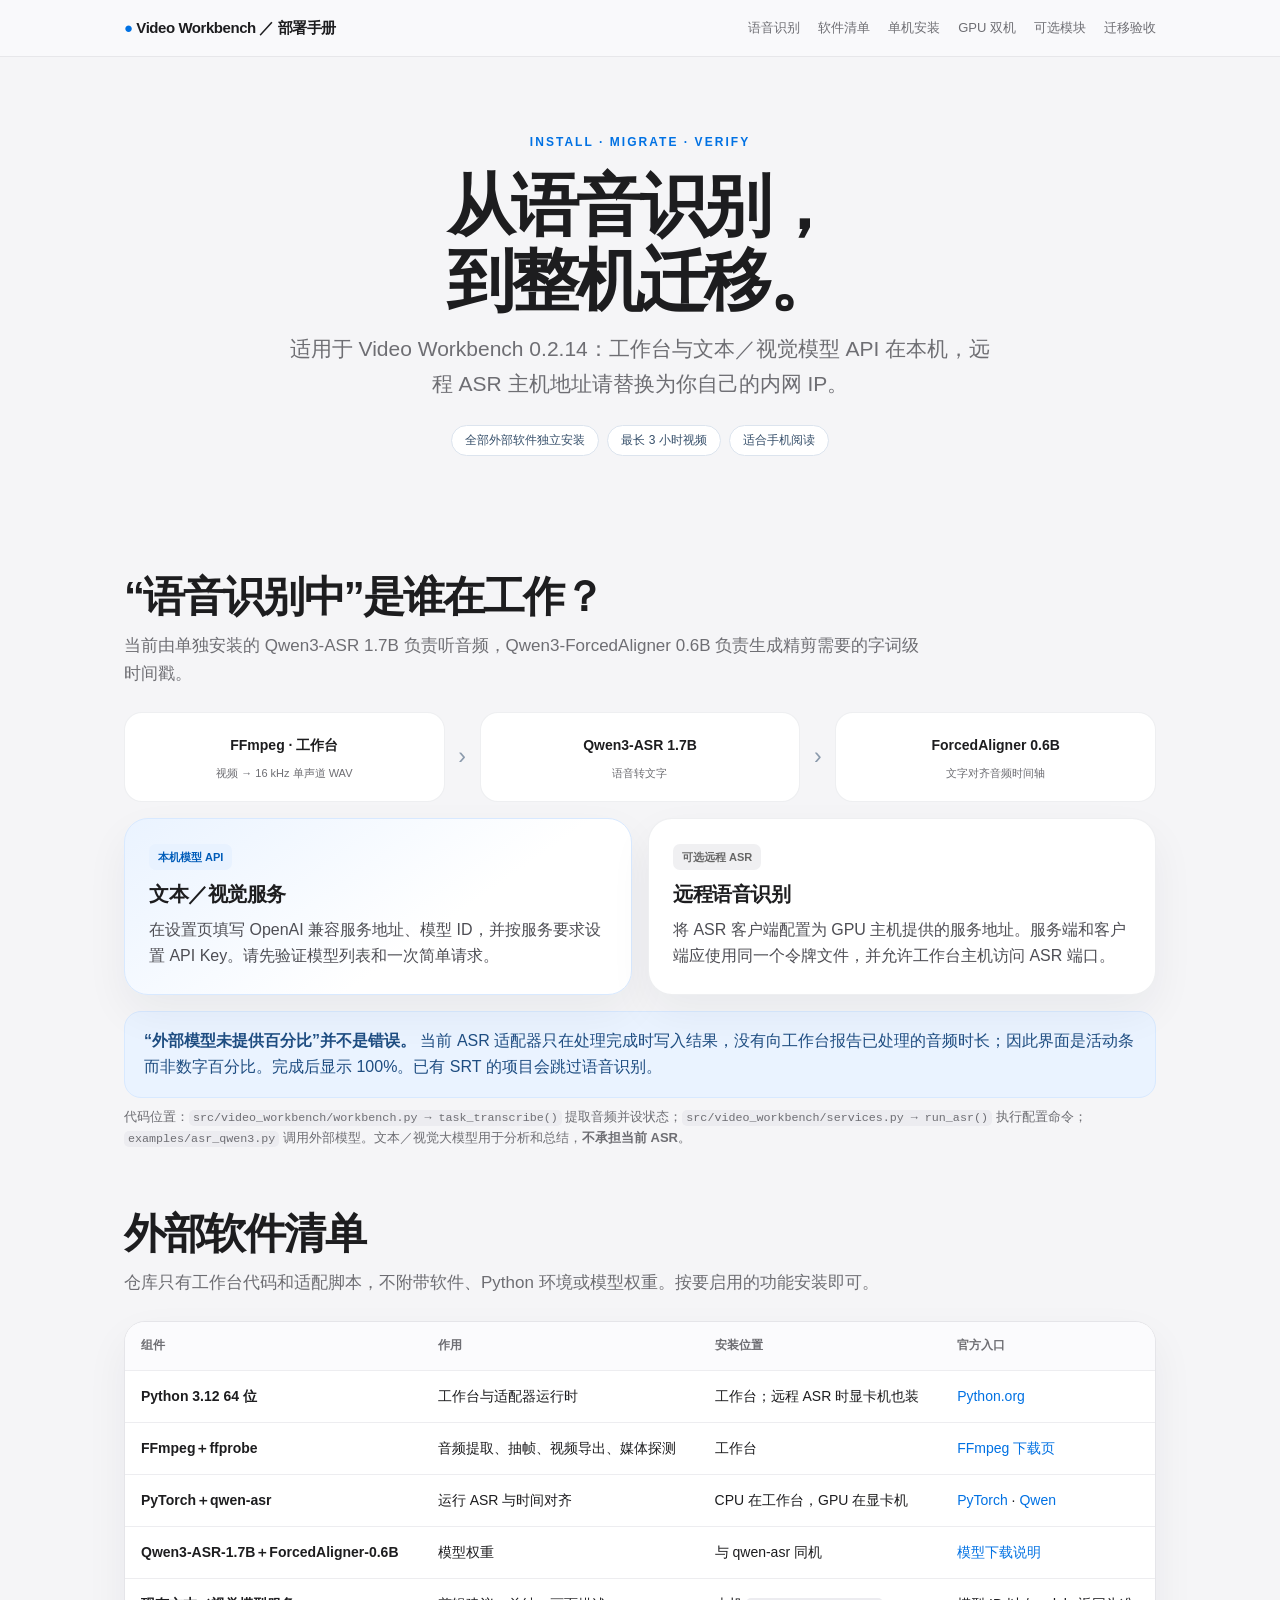
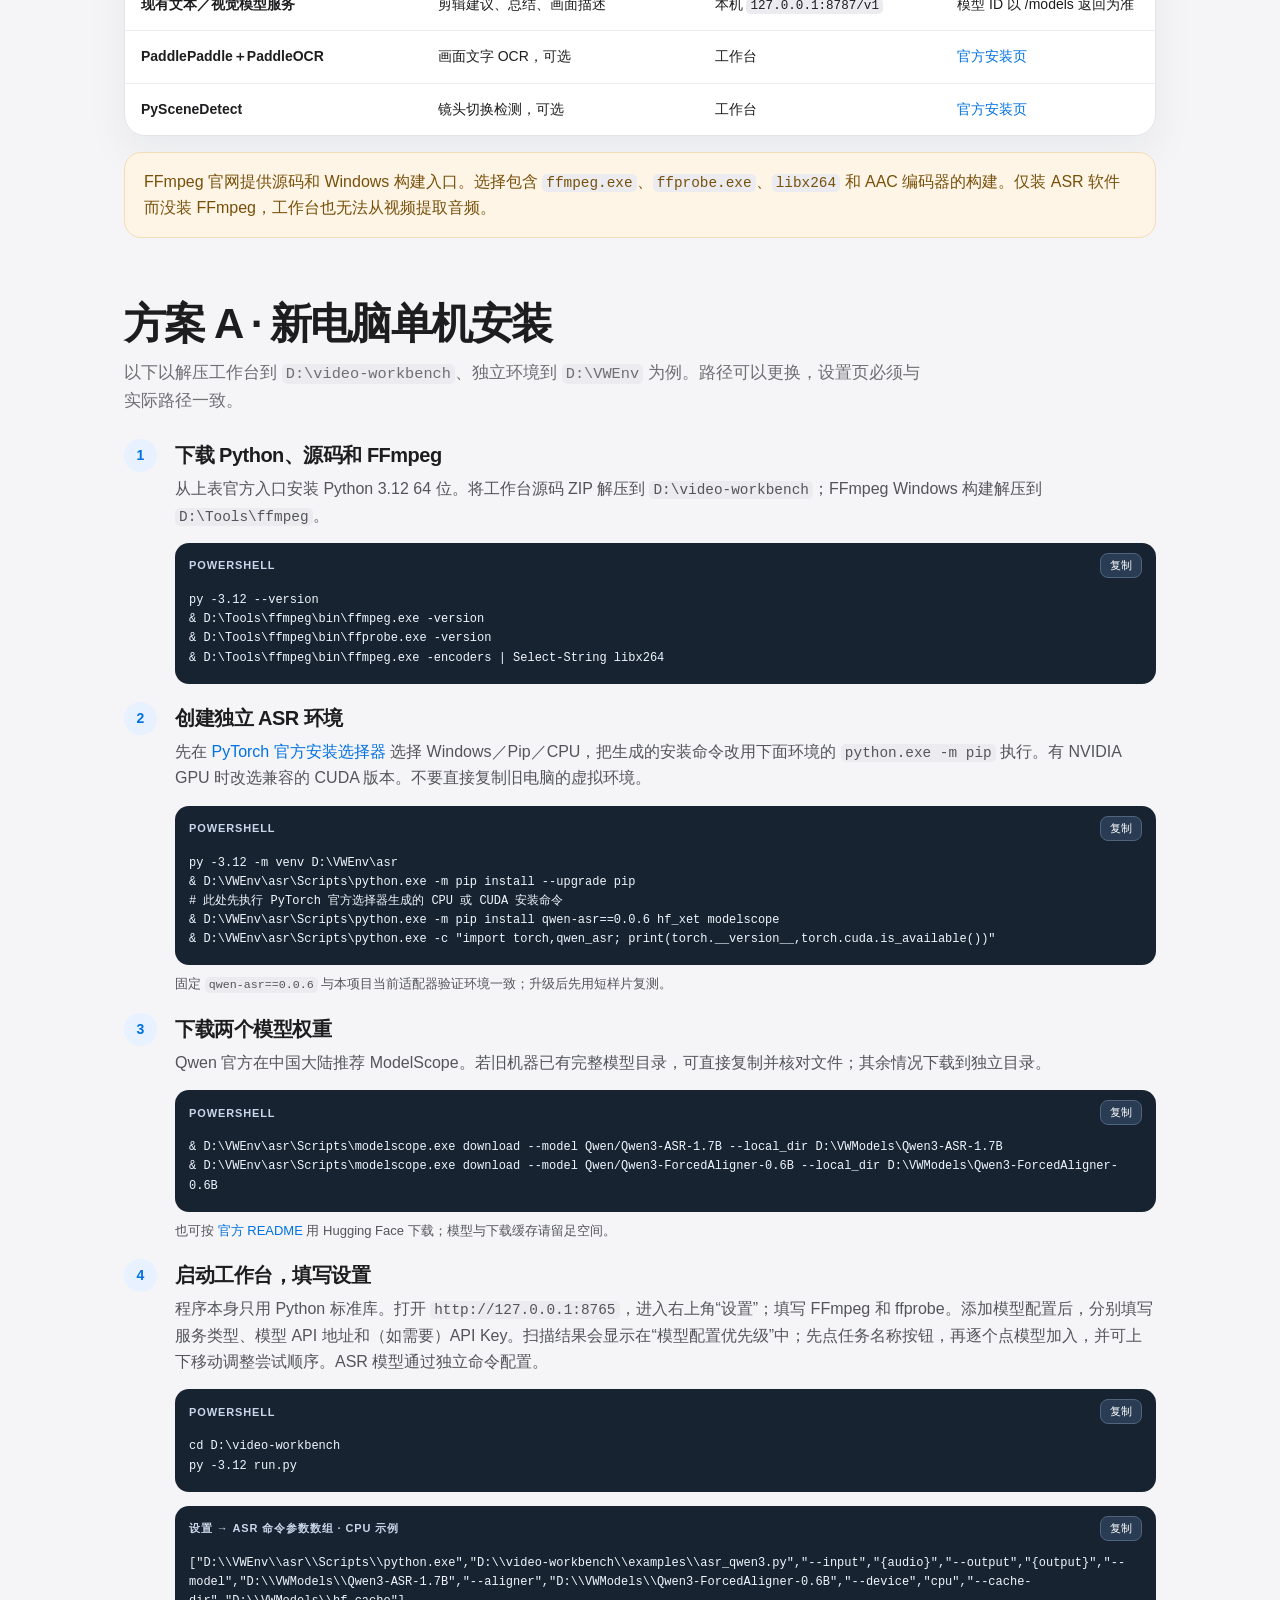
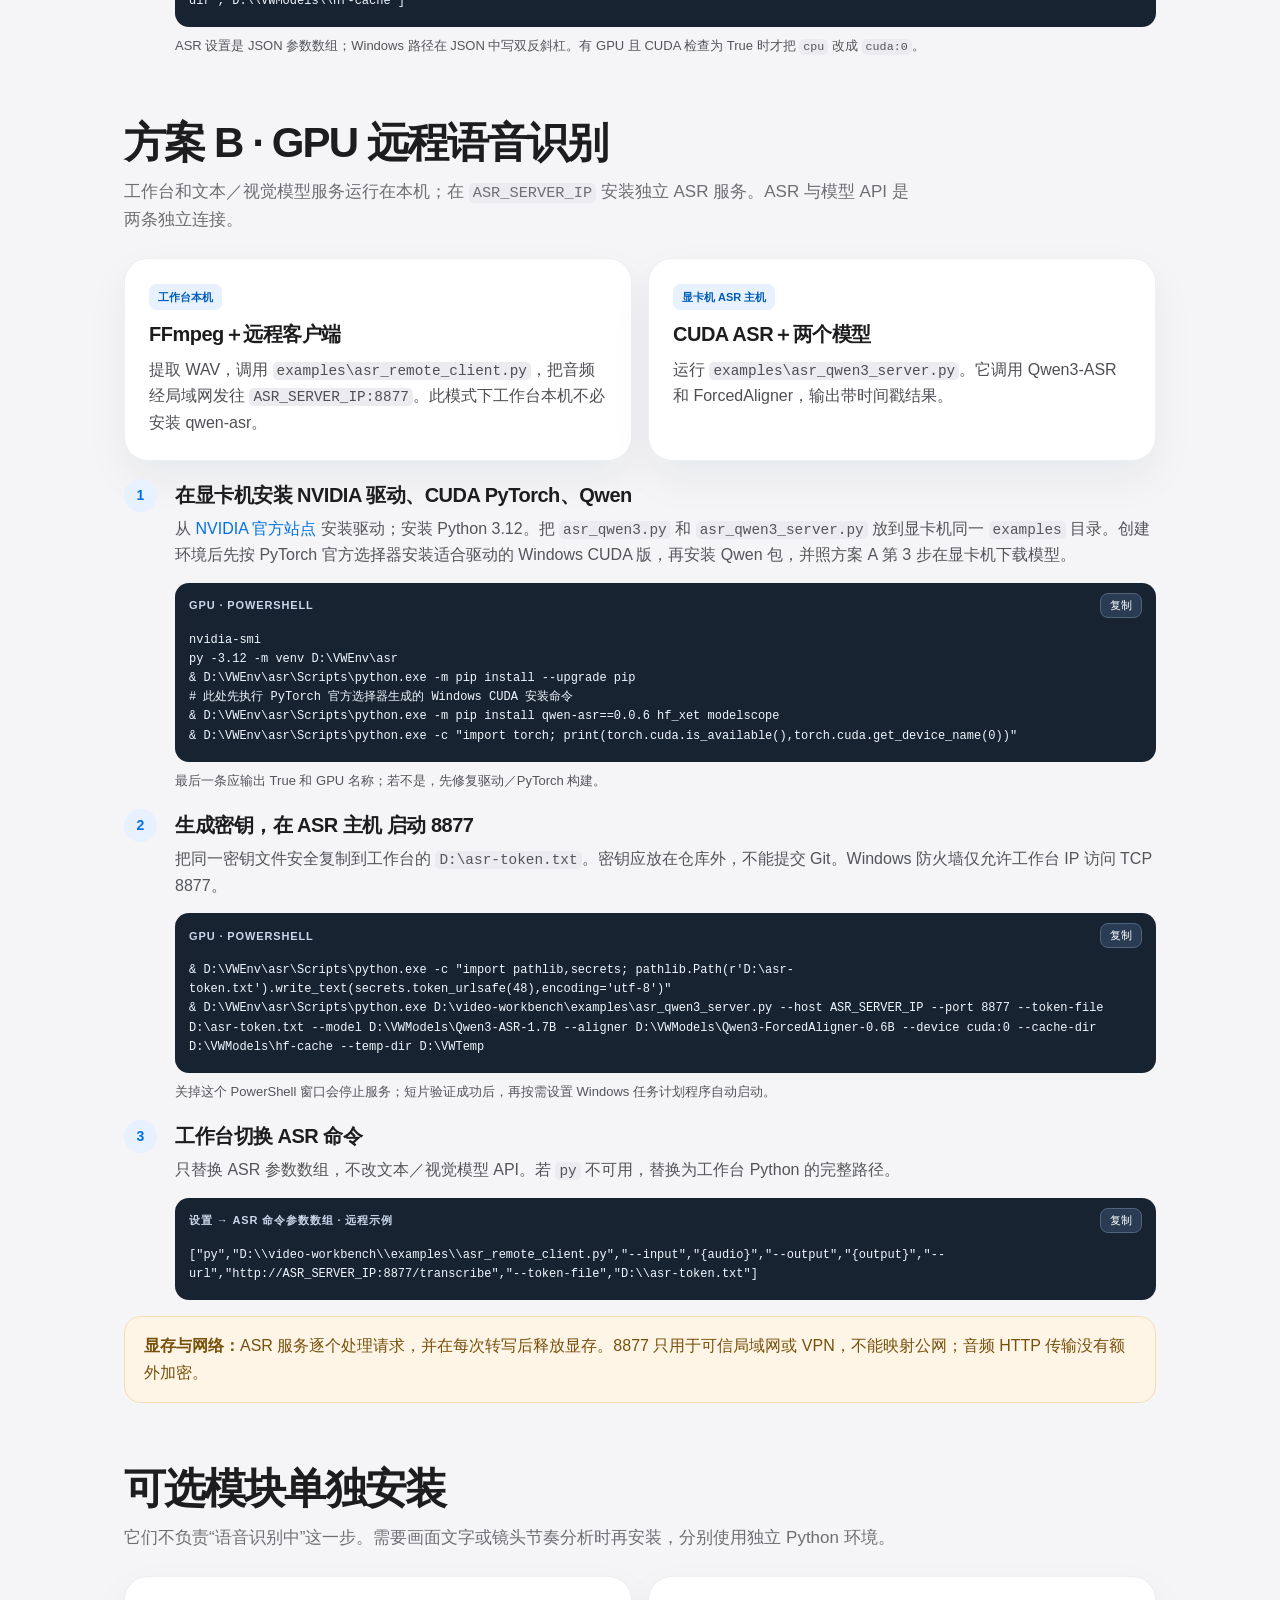
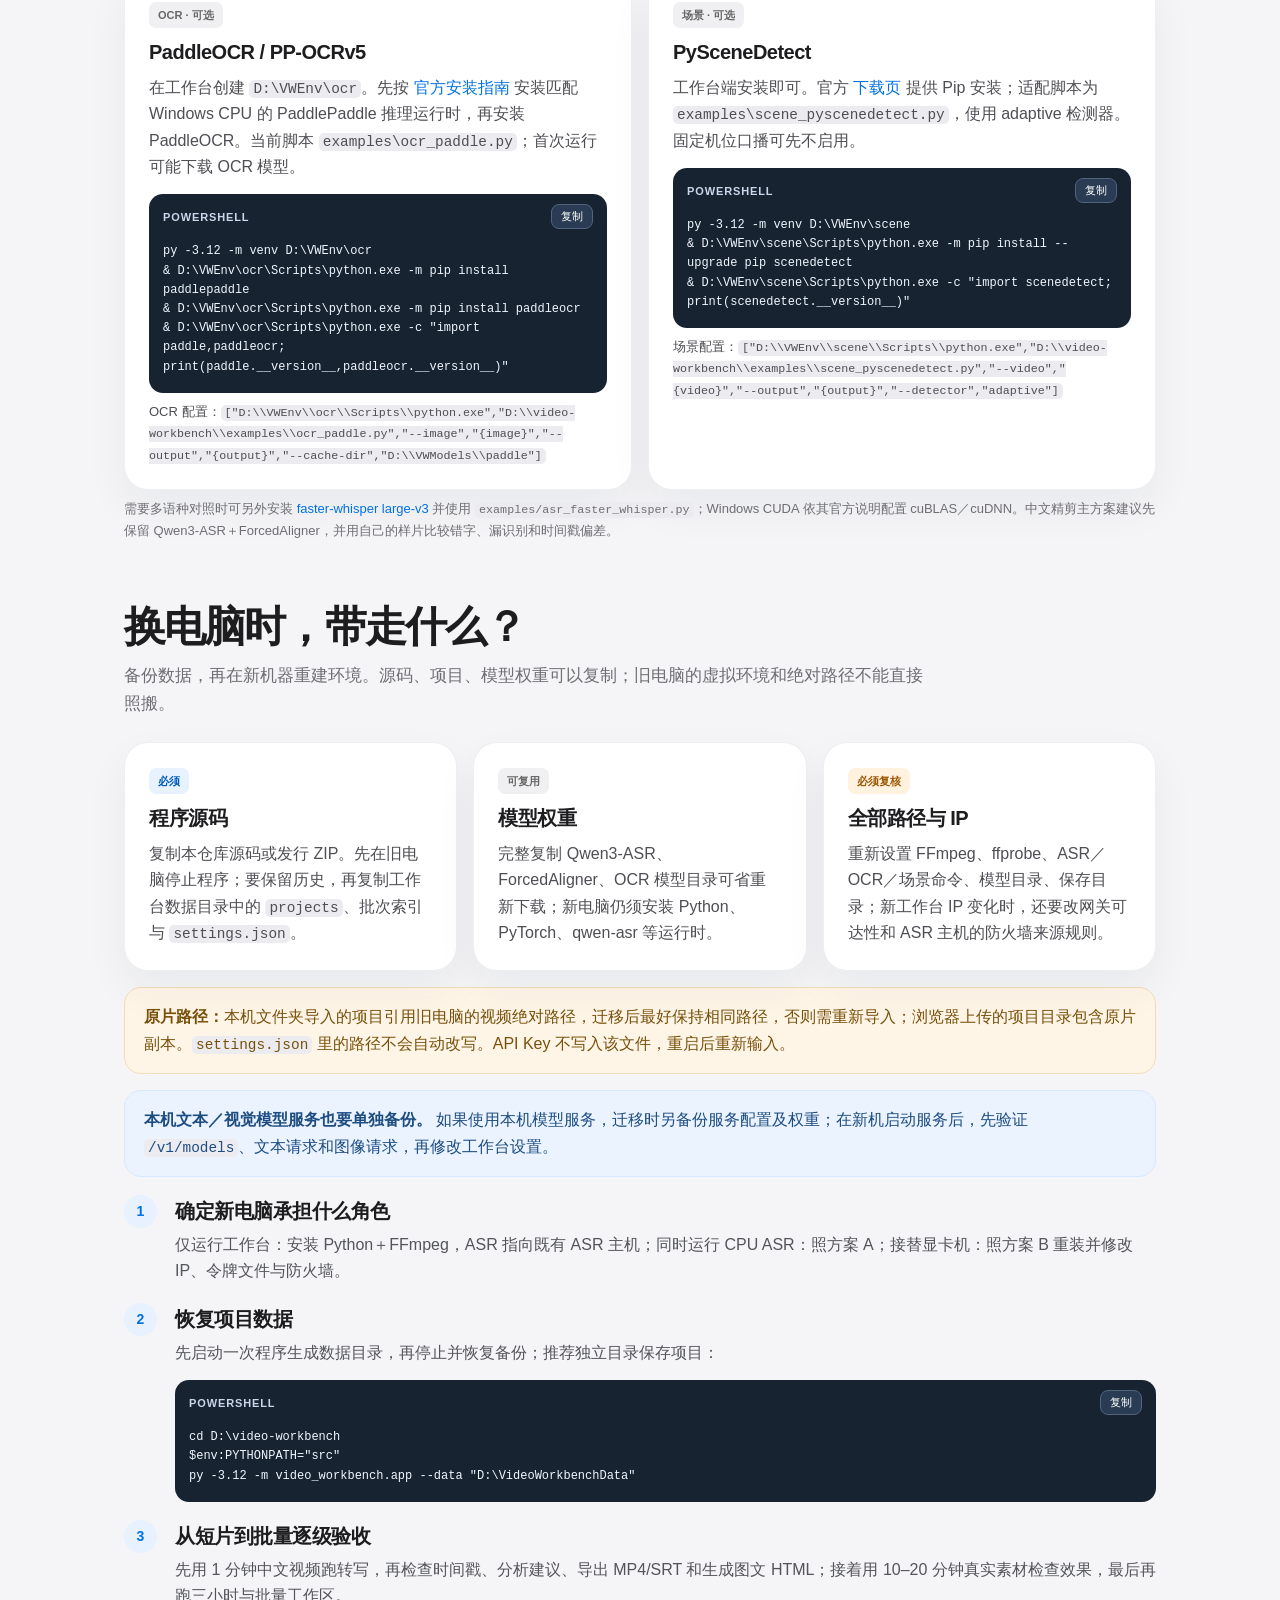
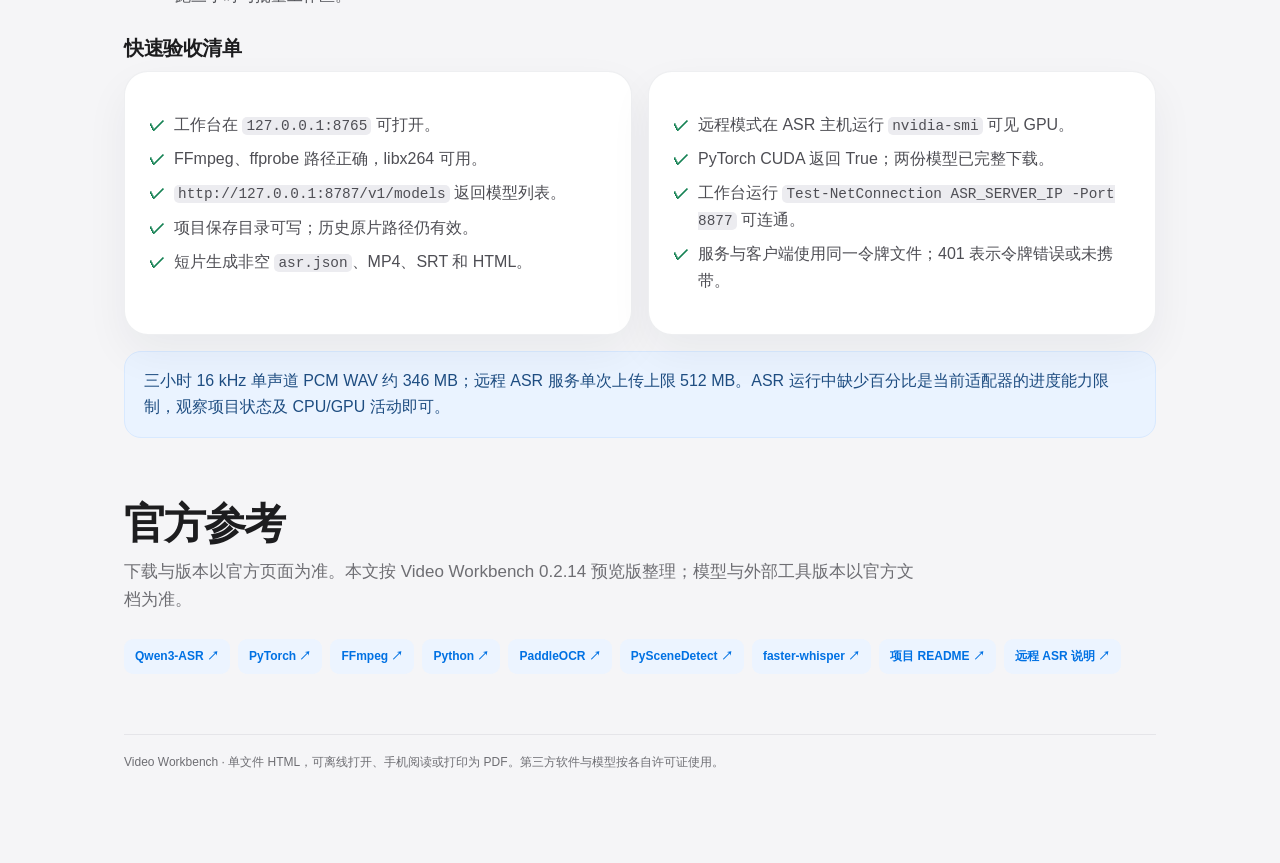
<file: docs/installation-migration-guide.html>
<!doctype html>
<html lang="zh-CN">
<head>
<meta charset="utf-8"><meta name="viewport" content="width=device-width,initial-scale=1">
<meta name="color-scheme" content="light">
<title>Video Workbench · 外部软件安装与迁移手册</title>
<style>
:root{--bg:#f5f5f7;--white:#fff;--text:#1d1d1f;--sub:#6e6e73;--blue:#0071e3;--line:#e5e5e9;--shadow:0 18px 44px rgba(20,30,50,.055)}
*{box-sizing:border-box}html{scroll-behavior:smooth}body{margin:0;background:var(--bg);color:var(--text);font-family:-apple-system,BlinkMacSystemFont,"SF Pro Display","Segoe UI","Microsoft YaHei",sans-serif;-webkit-font-smoothing:antialiased;line-height:1.65}
a{color:var(--blue);text-decoration:none}a:hover{text-decoration:underline}a:focus-visible,button:focus-visible{outline:3px solid #80baff;outline-offset:3px}
header{position:sticky;top:0;z-index:5;background:rgba(250,250,252,.86);backdrop-filter:blur(18px);-webkit-backdrop-filter:blur(18px);border-bottom:1px solid #e7e7ea}.bar{max-width:1080px;margin:auto;min-height:56px;padding:0 24px;display:flex;align-items:center;justify-content:space-between;gap:20px}.brand{font-size:15px;font-weight:730;white-space:nowrap;letter-spacing:-.03em}.brand b{color:var(--blue)}nav{display:flex;gap:18px;white-space:nowrap;overflow:auto;scrollbar-width:none;font-size:13px}nav a{color:var(--sub)}
main{max-width:1080px;margin:auto;padding:0 24px 90px}.hero{text-align:center;padding:76px 0 55px}.eyebrow{font-size:12px;color:var(--blue);letter-spacing:.17em;font-weight:800}.hero h1{font-size:clamp(38px,6.4vw,68px);line-height:1.1;letter-spacing:-.055em;margin:15px 0}.hero p{max-width:710px;margin:auto;font-size:clamp(17px,2vw,21px);color:var(--sub)}.pills{display:flex;flex-wrap:wrap;justify-content:center;gap:8px;margin-top:23px}.pill{background:white;border:1px solid #dce4ee;border-radius:30px;padding:5px 13px;font-size:12px;color:#37506b}
section{margin-top:62px;scroll-margin-top:86px}h2{font-size:clamp(29px,4vw,42px);line-height:1.16;letter-spacing:-.045em;margin:0 0 10px}h3{font-size:20px;letter-spacing:-.025em;line-height:1.3;margin:0 0 10px}p{margin:8px 0 0}.lead{font-size:17px;color:var(--sub);max-width:800px;margin-bottom:24px}.grid{display:grid;grid-template-columns:repeat(2,minmax(0,1fr));gap:16px}.grid.three{grid-template-columns:repeat(3,minmax(0,1fr))}
.card{background:var(--white);border:1px solid rgba(20,35,60,.07);border-radius:24px;padding:24px;box-shadow:var(--shadow);min-width:0}.card p,.card li{color:#4e4e54}.card.tint{background:linear-gradient(145deg,#eaf3ff,#fff 62%);border-color:#d8e9ff}.tag{display:inline-block;background:#e8f2ff;color:#005cb9;border-radius:7px;padding:4px 9px;font-size:11px;font-weight:750;margin-bottom:11px}.tag.gray{background:#f0f0f2;color:#666}.tag.amber{background:#fff2df;color:#9c5600}
.flow{display:grid;grid-template-columns:1fr 23px 1fr 23px 1fr;gap:6px;align-items:center}.flow .card{text-align:center;padding:19px 12px;border-radius:18px;box-shadow:none}.flow b{font-size:14px}.flow small{display:block;color:var(--sub);font-size:11px;margin-top:5px}.arrow{text-align:center;color:#8b9aac;font-size:23px}
.note{border-radius:17px;background:#eaf3ff;color:#1e4d81;border:1px solid #d8e9ff;padding:16px 19px;margin-top:16px}.note.warn{background:#fff5e7;color:#77500a;border-color:#f2ddb8}.mini{color:var(--sub);font-size:13px}
.tablewrap{background:white;border:1px solid var(--line);border-radius:21px;overflow:auto;box-shadow:var(--shadow)}table{border-collapse:collapse;width:100%;min-width:700px;font-size:14px}th,td{text-align:left;vertical-align:top;padding:14px 16px;border-bottom:1px solid #ededf0}tr:last-child td{border:0}th{background:#fbfbfd;color:var(--sub);font-size:12px}td:first-child{font-weight:700}
.step{display:grid;grid-template-columns:38px 1fr;gap:13px;margin-top:18px}.num{height:33px;width:33px;border-radius:50%;display:grid;place-items:center;background:#e7f1ff;color:var(--blue);font-size:14px;font-weight:750}.step>div:last-child{min-width:0}.step h3{padding-top:3px;margin-bottom:4px}.step p{color:#54555a}
.codehead{margin-top:14px;background:#182331;color:#c8d7ea;border-radius:14px 14px 0 0;padding:10px 14px 0;display:flex;justify-content:space-between;align-items:center;gap:12px;font-size:11px;font-weight:700;text-transform:uppercase;letter-spacing:.08em}.copy{background:#293c53;color:white;border:1px solid #50647d;border-radius:8px;padding:4px 9px;cursor:pointer;font-size:11px}pre{margin:0;background:#182331;color:#eff6ff;border-radius:0 0 14px 14px;padding:13px 14px 16px;font:12px/1.6 Consolas,"SFMono-Regular",monospace;white-space:pre-wrap;overflow-wrap:anywhere}code{background:#ececf0;border-radius:5px;padding:1px 4px;font:.9em Consolas,"SFMono-Regular",monospace;overflow-wrap:anywhere}pre code{padding:0;background:none;color:inherit;font-size:inherit}
.check{list-style:none;padding-left:0}.check li{padding-left:25px;position:relative;margin:8px 0}.check li:before{content:"✓";position:absolute;left:0;color:#168254;font-weight:800}.links{display:flex;flex-wrap:wrap;gap:8px}.links a{background:#ecf4ff;border-radius:9px;padding:8px 11px;font-size:12px;font-weight:650}footer{color:var(--sub);font-size:12px;border-top:1px solid var(--line);margin-top:60px;padding-top:18px}
@media(max-width:750px){.bar{padding:0 16px;display:block}.brand{padding-top:10px}nav{padding:6px 0 10px;gap:16px}.hero{padding:50px 0 40px}main{padding:0 16px 50px}section{margin-top:48px}.grid,.grid.three{grid-template-columns:1fr}.card{padding:20px;border-radius:20px}.flow{grid-template-columns:1fr}.flow .card{text-align:left}.arrow{transform:rotate(90deg);line-height:20px}.step{grid-template-columns:30px 1fr;gap:9px}.num{height:29px;width:29px}.codehead{margin-top:12px}}
@media print{header,.copy{display:none}body{background:white}main{max-width:none}.hero{padding:18px 0}.card,.tablewrap{box-shadow:none}section{break-inside:avoid}}
</style>
</head>
<body>
<header><div class="bar"><div class="brand"><b>●</b> Video Workbench ／ 部署手册</div><nav aria-label="章节"><a href="#asr">语音识别</a><a href="#list">软件清单</a><a href="#local">单机安装</a><a href="#remote">GPU 双机</a><a href="#optional">可选模块</a><a href="#migrate">迁移验收</a></nav></div></header>
<main>
<div class="hero"><div class="eyebrow">INSTALL · MIGRATE · VERIFY</div><h1>从语音识别，<br>到整机迁移。</h1><p>适用于 Video Workbench 0.2.14：工作台与文本／视觉模型 API 在本机，远程 ASR 主机地址请替换为你自己的内网 IP。</p><div class="pills"><span class="pill">全部外部软件独立安装</span><span class="pill">最长 3 小时视频</span><span class="pill">适合手机阅读</span></div></div>
<section id="asr"><h2>“语音识别中”是谁在工作？</h2><p class="lead">当前由单独安装的 Qwen3-ASR 1.7B 负责听音频，Qwen3-ForcedAligner 0.6B 负责生成精剪需要的字词级时间戳。</p>
<div class="flow"><div class="card"><b>FFmpeg · 工作台</b><small>视频 → 16 kHz 单声道 WAV</small></div><div class="arrow">›</div><div class="card"><b>Qwen3-ASR 1.7B</b><small>语音转文字</small></div><div class="arrow">›</div><div class="card"><b>ForcedAligner 0.6B</b><small>文字对齐音频时间轴</small></div></div>
<div class="grid" style="margin-top:16px"><article class="card tint"><span class="tag">本机模型 API</span><h3>文本／视觉服务</h3><p>在设置页填写 OpenAI 兼容服务地址、模型 ID，并按服务要求设置 API Key。请先验证模型列表和一次简单请求。</p></article><article class="card"><span class="tag gray">可选远程 ASR</span><h3>远程语音识别</h3><p>将 ASR 客户端配置为 GPU 主机提供的服务地址。服务端和客户端应使用同一个令牌文件，并允许工作台主机访问 ASR 端口。</p></article></div>
<div class="note"><strong>“外部模型未提供百分比”并不是错误。</strong> 当前 ASR 适配器只在处理完成时写入结果，没有向工作台报告已处理的音频时长；因此界面是活动条而非数字百分比。完成后显示 100%。已有 SRT 的项目会跳过语音识别。</div>
<p class="mini">代码位置：<code>src/video_workbench/workbench.py → task_transcribe()</code> 提取音频并设状态；<code>src/video_workbench/services.py → run_asr()</code> 执行配置命令；<code>examples/asr_qwen3.py</code> 调用外部模型。文本／视觉大模型用于分析和总结，<strong>不承担当前 ASR</strong>。</p></section>
<section id="list"><h2>外部软件清单</h2><p class="lead">仓库只有工作台代码和适配脚本，不附带软件、Python 环境或模型权重。按要启用的功能安装即可。</p>
<div class="tablewrap"><table><thead><tr><th>组件</th><th>作用</th><th>安装位置</th><th>官方入口</th></tr></thead><tbody>
<tr><td>Python 3.12 64 位</td><td>工作台与适配器运行时</td><td>工作台；远程 ASR 时显卡机也装</td><td><a href="https://www.python.org/downloads/windows/">Python.org</a></td></tr>
<tr><td>FFmpeg＋ffprobe</td><td>音频提取、抽帧、视频导出、媒体探测</td><td>工作台</td><td><a href="https://ffmpeg.org/download.html">FFmpeg 下载页</a></td></tr>
<tr><td>PyTorch＋qwen-asr</td><td>运行 ASR 与时间对齐</td><td>CPU 在工作台，GPU 在显卡机</td><td><a href="https://pytorch.org/get-started/locally/">PyTorch</a> · <a href="https://github.com/QwenLM/Qwen3-ASR">Qwen</a></td></tr>
<tr><td>Qwen3-ASR-1.7B＋ForcedAligner-0.6B</td><td>模型权重</td><td>与 qwen-asr 同机</td><td><a href="https://github.com/QwenLM/Qwen3-ASR/blob/main/README.md">模型下载说明</a></td></tr>
<tr><td>现有文本／视觉模型服务</td><td>剪辑建议、总结、画面描述</td><td>本机 <code>127.0.0.1:8787/v1</code></td><td>模型 ID 以 /models 返回为准</td></tr>
<tr><td>PaddlePaddle＋PaddleOCR</td><td>画面文字 OCR，可选</td><td>工作台</td><td><a href="https://www.paddleocr.ai/main/en/version3.x/installation.html">官方安装页</a></td></tr>
<tr><td>PySceneDetect</td><td>镜头切换检测，可选</td><td>工作台</td><td><a href="https://www.scenedetect.com/download/">官方安装页</a></td></tr>
</tbody></table></div><div class="note warn">FFmpeg 官网提供源码和 Windows 构建入口。选择包含 <code>ffmpeg.exe</code>、<code>ffprobe.exe</code>、<code>libx264</code> 和 AAC 编码器的构建。仅装 ASR 软件而没装 FFmpeg，工作台也无法从视频提取音频。</div></section>
<section id="local"><h2>方案 A · 新电脑单机安装</h2><p class="lead">以下以解压工作台到 <code>D:\video-workbench</code>、独立环境到 <code>D:\VWEnv</code> 为例。路径可以更换，设置页必须与实际路径一致。</p>
<div class="step"><div class="num">1</div><div><h3>下载 Python、源码和 FFmpeg</h3><p>从上表官方入口安装 Python 3.12 64 位。将工作台源码 ZIP 解压到 <code>D:\video-workbench</code>；FFmpeg Windows 构建解压到 <code>D:\Tools\ffmpeg</code>。</p><div class="codehead">PowerShell <button class="copy" type="button">复制</button></div><pre><code>py -3.12 --version
&amp; D:\Tools\ffmpeg\bin\ffmpeg.exe -version
&amp; D:\Tools\ffmpeg\bin\ffprobe.exe -version
&amp; D:\Tools\ffmpeg\bin\ffmpeg.exe -encoders | Select-String libx264</code></pre></div></div>
<div class="step"><div class="num">2</div><div><h3>创建独立 ASR 环境</h3><p>先在 <a href="https://pytorch.org/get-started/locally/">PyTorch 官方安装选择器</a> 选择 Windows／Pip／CPU，把生成的安装命令改用下面环境的 <code>python.exe -m pip</code> 执行。有 NVIDIA GPU 时改选兼容的 CUDA 版本。不要直接复制旧电脑的虚拟环境。</p><div class="codehead">PowerShell <button class="copy" type="button">复制</button></div><pre><code>py -3.12 -m venv D:\VWEnv\asr
&amp; D:\VWEnv\asr\Scripts\python.exe -m pip install --upgrade pip
# 此处先执行 PyTorch 官方选择器生成的 CPU 或 CUDA 安装命令
&amp; D:\VWEnv\asr\Scripts\python.exe -m pip install qwen-asr==0.0.6 hf_xet modelscope
&amp; D:\VWEnv\asr\Scripts\python.exe -c "import torch,qwen_asr; print(torch.__version__,torch.cuda.is_available())"</code></pre><p class="mini">固定 <code>qwen-asr==0.0.6</code> 与本项目当前适配器验证环境一致；升级后先用短样片复测。</p></div></div>
<div class="step"><div class="num">3</div><div><h3>下载两个模型权重</h3><p>Qwen 官方在中国大陆推荐 ModelScope。若旧机器已有完整模型目录，可直接复制并核对文件；其余情况下载到独立目录。</p><div class="codehead">PowerShell <button class="copy" type="button">复制</button></div><pre><code>&amp; D:\VWEnv\asr\Scripts\modelscope.exe download --model Qwen/Qwen3-ASR-1.7B --local_dir D:\VWModels\Qwen3-ASR-1.7B
&amp; D:\VWEnv\asr\Scripts\modelscope.exe download --model Qwen/Qwen3-ForcedAligner-0.6B --local_dir D:\VWModels\Qwen3-ForcedAligner-0.6B</code></pre><p class="mini">也可按 <a href="https://github.com/QwenLM/Qwen3-ASR/blob/main/README.md">官方 README</a> 用 Hugging Face 下载；模型与下载缓存请留足空间。</p></div></div>
<div class="step"><div class="num">4</div><div><h3>启动工作台，填写设置</h3><p>程序本身只用 Python 标准库。打开 <code>http://127.0.0.1:8765</code>，进入右上角“设置”；填写 FFmpeg 和 ffprobe。添加模型配置后，分别填写服务类型、模型 API 地址和（如需要）API Key。扫描结果会显示在“模型配置优先级”中；先点任务名称按钮，再逐个点模型加入，并可上下移动调整尝试顺序。ASR 模型通过独立命令配置。</p><div class="codehead">PowerShell <button class="copy" type="button">复制</button></div><pre><code>cd D:\video-workbench
py -3.12 run.py</code></pre><div class="codehead">设置 → ASR 命令参数数组 · CPU 示例 <button class="copy" type="button">复制</button></div><pre><code>["D:\\VWEnv\\asr\\Scripts\\python.exe","D:\\video-workbench\\examples\\asr_qwen3.py","--input","{audio}","--output","{output}","--model","D:\\VWModels\\Qwen3-ASR-1.7B","--aligner","D:\\VWModels\\Qwen3-ForcedAligner-0.6B","--device","cpu","--cache-dir","D:\\VWModels\\hf-cache"]</code></pre><p class="mini">ASR 设置是 JSON 参数数组；Windows 路径在 JSON 中写双反斜杠。有 GPU 且 CUDA 检查为 True 时才把 <code>cpu</code> 改成 <code>cuda:0</code>。</p></div></div></section>
<section id="remote"><h2>方案 B · GPU 远程语音识别</h2><p class="lead">工作台和文本／视觉模型服务运行在本机；在 <code>ASR_SERVER_IP</code> 安装独立 ASR 服务。ASR 与模型 API 是两条独立连接。</p>
<div class="grid"><article class="card"><span class="tag">工作台本机</span><h3>FFmpeg＋远程客户端</h3><p>提取 WAV，调用 <code>examples\asr_remote_client.py</code>，把音频经局域网发往 <code>ASR_SERVER_IP:8877</code>。此模式下工作台本机不必安装 qwen-asr。</p></article><article class="card"><span class="tag">显卡机 ASR 主机</span><h3>CUDA ASR＋两个模型</h3><p>运行 <code>examples\asr_qwen3_server.py</code>。它调用 Qwen3-ASR 和 ForcedAligner，输出带时间戳结果。</p></article></div>
<div class="step"><div class="num">1</div><div><h3>在显卡机安装 NVIDIA 驱动、CUDA PyTorch、Qwen</h3><p>从 <a href="https://www.nvidia.com/Download/index.aspx">NVIDIA 官方站点</a> 安装驱动；安装 Python 3.12。把 <code>asr_qwen3.py</code> 和 <code>asr_qwen3_server.py</code> 放到显卡机同一 <code>examples</code> 目录。创建环境后先按 PyTorch 官方选择器安装适合驱动的 Windows CUDA 版，再安装 Qwen 包，并照方案 A 第 3 步在显卡机下载模型。</p><div class="codehead">GPU · PowerShell <button class="copy" type="button">复制</button></div><pre><code>nvidia-smi
py -3.12 -m venv D:\VWEnv\asr
&amp; D:\VWEnv\asr\Scripts\python.exe -m pip install --upgrade pip
# 此处先执行 PyTorch 官方选择器生成的 Windows CUDA 安装命令
&amp; D:\VWEnv\asr\Scripts\python.exe -m pip install qwen-asr==0.0.6 hf_xet modelscope
&amp; D:\VWEnv\asr\Scripts\python.exe -c "import torch; print(torch.cuda.is_available(),torch.cuda.get_device_name(0))"</code></pre><p class="mini">最后一条应输出 True 和 GPU 名称；若不是，先修复驱动／PyTorch 构建。</p></div></div>
<div class="step"><div class="num">2</div><div><h3>生成密钥，在 ASR 主机 启动 8877</h3><p>把同一密钥文件安全复制到工作台的 <code>D:\asr-token.txt</code>。密钥应放在仓库外，不能提交 Git。Windows 防火墙仅允许工作台 IP 访问 TCP 8877。</p><div class="codehead">GPU · PowerShell <button class="copy" type="button">复制</button></div><pre><code>&amp; D:\VWEnv\asr\Scripts\python.exe -c "import pathlib,secrets; pathlib.Path(r'D:\asr-token.txt').write_text(secrets.token_urlsafe(48),encoding='utf-8')"
&amp; D:\VWEnv\asr\Scripts\python.exe D:\video-workbench\examples\asr_qwen3_server.py --host ASR_SERVER_IP --port 8877 --token-file D:\asr-token.txt --model D:\VWModels\Qwen3-ASR-1.7B --aligner D:\VWModels\Qwen3-ForcedAligner-0.6B --device cuda:0 --cache-dir D:\VWModels\hf-cache --temp-dir D:\VWTemp</code></pre><p class="mini">关掉这个 PowerShell 窗口会停止服务；短片验证成功后，再按需设置 Windows 任务计划程序自动启动。</p></div></div>
<div class="step"><div class="num">3</div><div><h3>工作台切换 ASR 命令</h3><p>只替换 ASR 参数数组，不改文本／视觉模型 API。若 <code>py</code> 不可用，替换为工作台 Python 的完整路径。</p><div class="codehead">设置 → ASR 命令参数数组 · 远程示例 <button class="copy" type="button">复制</button></div><pre><code>["py","D:\\video-workbench\\examples\\asr_remote_client.py","--input","{audio}","--output","{output}","--url","http://ASR_SERVER_IP:8877/transcribe","--token-file","D:\\asr-token.txt"]</code></pre></div></div>
<div class="note warn"><strong>显存与网络：</strong>ASR 服务逐个处理请求，并在每次转写后释放显存。8877 只用于可信局域网或 VPN，不能映射公网；音频 HTTP 传输没有额外加密。</div></section>
<section id="optional"><h2>可选模块单独安装</h2><p class="lead">它们不负责“语音识别中”这一步。需要画面文字或镜头节奏分析时再安装，分别使用独立 Python 环境。</p>
<div class="grid"><article class="card"><span class="tag gray">OCR · 可选</span><h3>PaddleOCR / PP-OCRv5</h3><p>在工作台创建 <code>D:\VWEnv\ocr</code>。先按 <a href="https://www.paddleocr.ai/main/en/version3.x/installation.html">官方安装指南</a> 安装匹配 Windows CPU 的 PaddlePaddle 推理运行时，再安装 PaddleOCR。当前脚本 <code>examples\ocr_paddle.py</code>；首次运行可能下载 OCR 模型。</p><div class="codehead">PowerShell <button class="copy" type="button">复制</button></div><pre><code>py -3.12 -m venv D:\VWEnv\ocr
&amp; D:\VWEnv\ocr\Scripts\python.exe -m pip install paddlepaddle
&amp; D:\VWEnv\ocr\Scripts\python.exe -m pip install paddleocr
&amp; D:\VWEnv\ocr\Scripts\python.exe -c "import paddle,paddleocr; print(paddle.__version__,paddleocr.__version__)"</code></pre><p class="mini">OCR 配置：<code>["D:\\VWEnv\\ocr\\Scripts\\python.exe","D:\\video-workbench\\examples\\ocr_paddle.py","--image","{image}","--output","{output}","--cache-dir","D:\\VWModels\\paddle"]</code></p></article>
<article class="card"><span class="tag gray">场景 · 可选</span><h3>PySceneDetect</h3><p>工作台端安装即可。官方 <a href="https://www.scenedetect.com/download/">下载页</a> 提供 Pip 安装；适配脚本为 <code>examples\scene_pyscenedetect.py</code>，使用 adaptive 检测器。固定机位口播可先不启用。</p><div class="codehead">PowerShell <button class="copy" type="button">复制</button></div><pre><code>py -3.12 -m venv D:\VWEnv\scene
&amp; D:\VWEnv\scene\Scripts\python.exe -m pip install --upgrade pip scenedetect
&amp; D:\VWEnv\scene\Scripts\python.exe -c "import scenedetect; print(scenedetect.__version__)"</code></pre><p class="mini">场景配置：<code>["D:\\VWEnv\\scene\\Scripts\\python.exe","D:\\video-workbench\\examples\\scene_pyscenedetect.py","--video","{video}","--output","{output}","--detector","adaptive"]</code></p></article></div>
<p class="mini">需要多语种对照时可另外安装 <a href="https://github.com/SYSTRAN/faster-whisper">faster-whisper large-v3</a> 并使用 <code>examples/asr_faster_whisper.py</code>；Windows CUDA 依其官方说明配置 cuBLAS／cuDNN。中文精剪主方案建议先保留 Qwen3-ASR＋ForcedAligner，并用自己的样片比较错字、漏识别和时间戳偏差。</p></section>
<section id="migrate"><h2>换电脑时，带走什么？</h2><p class="lead">备份数据，再在新机器重建环境。源码、项目、模型权重可以复制；旧电脑的虚拟环境和绝对路径不能直接照搬。</p>
<div class="grid three"><article class="card"><span class="tag">必须</span><h3>程序源码</h3><p>复制本仓库源码或发行 ZIP。先在旧电脑停止程序；要保留历史，再复制工作台数据目录中的 <code>projects</code>、批次索引与 <code>settings.json</code>。</p></article><article class="card"><span class="tag gray">可复用</span><h3>模型权重</h3><p>完整复制 Qwen3-ASR、ForcedAligner、OCR 模型目录可省重新下载；新电脑仍须安装 Python、PyTorch、qwen-asr 等运行时。</p></article><article class="card"><span class="tag amber">必须复核</span><h3>全部路径与 IP</h3><p>重新设置 FFmpeg、ffprobe、ASR／OCR／场景命令、模型目录、保存目录；新工作台 IP 变化时，还要改网关可达性和 ASR 主机的防火墙来源规则。</p></article></div>
<div class="note warn"><strong>原片路径：</strong>本机文件夹导入的项目引用旧电脑的视频绝对路径，迁移后最好保持相同路径，否则需重新导入；浏览器上传的项目目录包含原片副本。<code>settings.json</code> 里的路径不会自动改写。API Key 不写入该文件，重启后重新输入。</div>
<div class="note"><strong>本机文本／视觉模型服务也要单独备份。</strong> 如果使用本机模型服务，迁移时另备份服务配置及权重；在新机启动服务后，先验证 <code>/v1/models</code>、文本请求和图像请求，再修改工作台设置。</div>
<div class="step"><div class="num">1</div><div><h3>确定新电脑承担什么角色</h3><p>仅运行工作台：安装 Python＋FFmpeg，ASR 指向既有 ASR 主机；同时运行 CPU ASR：照方案 A；接替显卡机：照方案 B 重装并修改 IP、令牌文件与防火墙。</p></div></div>
<div class="step"><div class="num">2</div><div><h3>恢复项目数据</h3><p>先启动一次程序生成数据目录，再停止并恢复备份；推荐独立目录保存项目：</p><div class="codehead">PowerShell <button class="copy" type="button">复制</button></div><pre><code>cd D:\video-workbench
$env:PYTHONPATH="src"
py -3.12 -m video_workbench.app --data "D:\VideoWorkbenchData"</code></pre></div></div>
<div class="step"><div class="num">3</div><div><h3>从短片到批量逐级验收</h3><p>先用 1 分钟中文视频跑转写，再检查时间戳、分析建议、导出 MP4/SRT 和生成图文 HTML；接着用 10–20 分钟真实素材检查效果，最后再跑三小时与批量工作区。</p></div></div>
<h3 style="margin-top:25px">快速验收清单</h3><div class="grid"><div class="card"><ul class="check"><li>工作台在 <code>127.0.0.1:8765</code> 可打开。</li><li>FFmpeg、ffprobe 路径正确，libx264 可用。</li><li><code>http://127.0.0.1:8787/v1/models</code> 返回模型列表。</li><li>项目保存目录可写；历史原片路径仍有效。</li><li>短片生成非空 <code>asr.json</code>、MP4、SRT 和 HTML。</li></ul></div><div class="card"><ul class="check"><li>远程模式在 ASR 主机运行 <code>nvidia-smi</code> 可见 GPU。</li><li>PyTorch CUDA 返回 True；两份模型已完整下载。</li><li>工作台运行 <code>Test-NetConnection ASR_SERVER_IP -Port 8877</code> 可连通。</li><li>服务与客户端使用同一令牌文件；401 表示令牌错误或未携带。</li></ul></div></div>
<div class="note">三小时 16 kHz 单声道 PCM WAV 约 346 MB；远程 ASR 服务单次上传上限 512 MB。ASR 运行中缺少百分比是当前适配器的进度能力限制，观察项目状态及 CPU/GPU 活动即可。</div></section>
<section id="source"><h2>官方参考</h2><p class="lead">下载与版本以官方页面为准。本文按 Video Workbench 0.2.14 预览版整理；模型与外部工具版本以官方文档为准。</p><div class="links"><a href="https://github.com/QwenLM/Qwen3-ASR/blob/main/README.md">Qwen3-ASR ↗</a><a href="https://pytorch.org/get-started/locally/">PyTorch ↗</a><a href="https://ffmpeg.org/download.html">FFmpeg ↗</a><a href="https://www.python.org/downloads/windows/">Python ↗</a><a href="https://www.paddleocr.ai/main/en/version3.x/installation.html">PaddleOCR ↗</a><a href="https://www.scenedetect.com/download/">PySceneDetect ↗</a><a href="https://github.com/SYSTRAN/faster-whisper">faster-whisper ↗</a><a href="../README.md">项目 README ↗</a><a href="remote-asr-windows.md">远程 ASR 说明 ↗</a></div></section>
<footer>Video Workbench · 单文件 HTML，可离线打开、手机阅读或打印为 PDF。第三方软件与模型按各自许可证使用。</footer>
</main><script>document.querySelectorAll(".copy").forEach(function(b){b.addEventListener("click",async function(){try{await navigator.clipboard.writeText(b.closest(".codehead").nextElementSibling.innerText);b.textContent="已复制";setTimeout(function(){b.textContent="复制"},1500)}catch(e){b.textContent="请长按复制";setTimeout(function(){b.textContent="复制"},2000)}})});</script>
</body></html>
</file>
